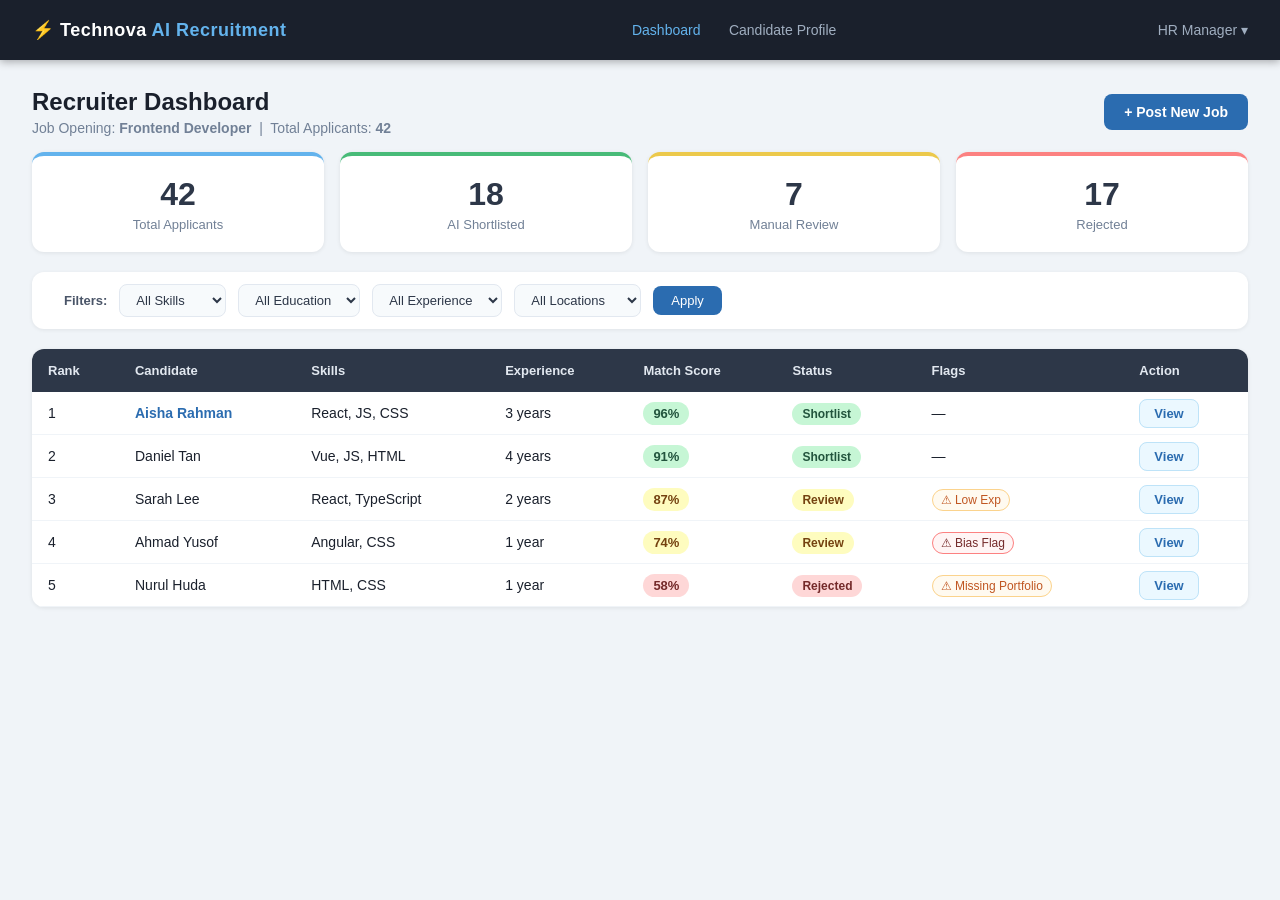
<file: index.html>
<!DOCTYPE html>
<html lang="en">
<head>
  <meta charset="UTF-8" />
  <meta name="viewport" content="width=device-width, initial-scale=1.0"/>
  <title>Technova AI Recruitment System</title>
  <link rel="stylesheet" href="style.css" />
</head>
<body>

  <!-- NAVBAR -->
  <nav class="navbar">
    <div class="nav-brand">⚡ Technova <span>AI Recruitment</span></div>
    <div class="nav-links">
      <a href="index.html" class="active">Dashboard</a>
      <a href="candidate.html">Candidate Profile</a>
    </div>
    <div class="nav-user">HR Manager ▾</div>
  </nav>

  <!-- HEADER -->
  <div class="page-header">
    <div>
      <h1>Recruiter Dashboard</h1>
      <p>Job Opening: <strong>Frontend Developer</strong> &nbsp;|&nbsp; Total Applicants: <strong>42</strong></p>
    </div>
    <button class="btn-primary">+ Post New Job</button>
  </div>

  <!-- STATS CARDS -->
  <div class="stats-row">
    <div class="stat-card">
      <div class="stat-num">42</div>
      <div class="stat-label">Total Applicants</div>
    </div>
    <div class="stat-card green">
      <div class="stat-num">18</div>
      <div class="stat-label">AI Shortlisted</div>
    </div>
    <div class="stat-card yellow">
      <div class="stat-num">7</div>
      <div class="stat-label">Manual Review</div>
    </div>
    <div class="stat-card red">
      <div class="stat-num">17</div>
      <div class="stat-label">Rejected</div>
    </div>
  </div>

  <!-- FILTERS -->
  <div class="filters-bar">
    <span class="filter-label">Filters:</span>
    <select><option>All Skills</option><option>React</option><option>Python</option><option>JavaScript</option></select>
    <select><option>All Education</option><option>Bachelor's</option><option>Master's</option><option>Diploma</option></select>
    <select><option>All Experience</option><option>0-2 years</option><option>3-5 years</option><option>5+ years</option></select>
    <select><option>All Locations</option><option>Kuala Lumpur</option><option>Selangor</option><option>Remote</option></select>
    <button class="btn-filter">Apply</button>
  </div>

  <!-- CANDIDATES TABLE -->
  <div class="table-container">
    <table>
      <thead>
        <tr>
          <th>Rank</th>
          <th>Candidate</th>
          <th>Skills</th>
          <th>Experience</th>
          <th>Match Score</th>
          <th>Status</th>
          <th>Flags</th>
          <th>Action</th>
        </tr>
      </thead>
      <tbody>
        <tr>
          <td>1</td>
          <td><a href="candidate.html" class="candidate-link">Aisha Rahman</a></td>
          <td>React, JS, CSS</td>
          <td>3 years</td>
          <td><span class="score high">96%</span></td>
          <td><span class="badge shortlist">Shortlist</span></td>
          <td>—</td>
          <td><a href="candidate.html" class="btn-view">View</a></td>
        </tr>
        <tr>
          <td>2</td>
          <td>Daniel Tan</td>
          <td>Vue, JS, HTML</td>
          <td>4 years</td>
          <td><span class="score high">91%</span></td>
          <td><span class="badge shortlist">Shortlist</span></td>
          <td>—</td>
          <td><a href="candidate.html" class="btn-view">View</a></td>
        </tr>
        <tr>
          <td>3</td>
          <td>Sarah Lee</td>
          <td>React, TypeScript</td>
          <td>2 years</td>
          <td><span class="score medium">87%</span></td>
          <td><span class="badge review">Review</span></td>
          <td><span class="flag">⚠ Low Exp</span></td>
          <td><a href="candidate.html" class="btn-view">View</a></td>
        </tr>
        <tr>
          <td>4</td>
          <td>Ahmad Yusof</td>
          <td>Angular, CSS</td>
          <td>1 year</td>
          <td><span class="score medium">74%</span></td>
          <td><span class="badge review">Review</span></td>
          <td><span class="flag bias">⚠ Bias Flag</span></td>
          <td><a href="candidate.html" class="btn-view">View</a></td>
        </tr>
        <tr>
          <td>5</td>
          <td>Nurul Huda</td>
          <td>HTML, CSS</td>
          <td>1 year</td>
          <td><span class="score low">58%</span></td>
          <td><span class="badge reject">Rejected</span></td>
          <td><span class="flag">⚠ Missing Portfolio</span></td>
          <td><a href="candidate.html" class="btn-view">View</a></td>
        </tr>
      </tbody>
    </table>
  </div>

  <script src="app.js"></script>
</body>
</html>
</file>
<file: style.css>
* { margin: 0; padding: 0; box-sizing: border-box; }
body { font-family: 'Segoe UI', sans-serif; background: #f0f4f8; color: #1a202c; }

/* NAVBAR */
.navbar {
  background: #1a202c;
  padding: 0 32px;
  height: 60px;
  display: flex;
  align-items: center;
  justify-content: space-between;
  position: sticky;
  top: 0;
  z-index: 100;
  box-shadow: 0 2px 8px rgba(0,0,0,0.3);
}
.nav-brand { color: #fff; font-size: 18px; font-weight: 700; letter-spacing: 0.5px; }
.nav-brand span { color: #63b3ed; }
.nav-links a { color: #a0aec0; text-decoration: none; margin-left: 24px; font-size: 14px; transition: color 0.2s; }
.nav-links a.active, .nav-links a:hover { color: #63b3ed; }
.nav-user { color: #a0aec0; font-size: 14px; cursor: pointer; }

/* HEADER */
.page-header {
  display: flex;
  justify-content: space-between;
  align-items: center;
  padding: 28px 32px 16px;
}
.page-header h1 { font-size: 24px; font-weight: 700; color: #1a202c; }
.page-header p { font-size: 14px; color: #718096; margin-top: 4px; }
.back-link { font-size: 13px; color: #63b3ed; text-decoration: none; display: block; margin-bottom: 6px; }
.back-link:hover { text-decoration: underline; }
.score-hero { font-size: 20px; color: #2d3748; background: #ebf8ff; padding: 12px 24px; border-radius: 12px; border: 2px solid #63b3ed; }
.score-hero strong { color: #2b6cb0; font-size: 26px; }

/* STATS */
.stats-row { display: flex; gap: 16px; padding: 0 32px 20px; }
.stat-card {
  flex: 1;
  background: #fff;
  border-radius: 12px;
  padding: 20px;
  text-align: center;
  box-shadow: 0 1px 4px rgba(0,0,0,0.08);
  border-top: 4px solid #63b3ed;
}
.stat-card.green { border-color: #48bb78; }
.stat-card.yellow { border-color: #ecc94b; }
.stat-card.red { border-color: #fc8181; }
.stat-num { font-size: 32px; font-weight: 700; color: #2d3748; }
.stat-label { font-size: 13px; color: #718096; margin-top: 4px; }

/* FILTERS */
.filters-bar {
  display: flex;
  align-items: center;
  gap: 12px;
  padding: 12px 32px;
  background: #fff;
  border-radius: 12px;
  margin: 0 32px 20px;
  box-shadow: 0 1px 4px rgba(0,0,0,0.07);
  flex-wrap: wrap;
}
.filter-label { font-size: 13px; font-weight: 600; color: #4a5568; }
.filters-bar select {
  padding: 7px 12px;
  border-radius: 8px;
  border: 1px solid #e2e8f0;
  font-size: 13px;
  background: #f7fafc;
  color: #2d3748;
  cursor: pointer;
}
.btn-filter {
  padding: 7px 18px;
  background: #2b6cb0;
  color: #fff;
  border: none;
  border-radius: 8px;
  cursor: pointer;
  font-size: 13px;
}
.btn-filter:hover { background: #2c5282; }

/* TABLE */
.table-container {
  margin: 0 32px 32px;
  background: #fff;
  border-radius: 12px;
  overflow: hidden;
  box-shadow: 0 1px 4px rgba(0,0,0,0.08);
}
table { width: 100%; border-collapse: collapse; }
thead { background: #2d3748; color: #e2e8f0; }
th { padding: 14px 16px; font-size: 13px; text-align: left; font-weight: 600; }
td { padding: 13px 16px; font-size: 14px; border-bottom: 1px solid #f0f4f8; }
tr:hover td { background: #f7fafc; }
.candidate-link { color: #2b6cb0; text-decoration: none; font-weight: 600; }
.candidate-link:hover { text-decoration: underline; }

/* SCORES */
.score { padding: 4px 10px; border-radius: 20px; font-size: 13px; font-weight: 700; }
.score.high { background: #c6f6d5; color: #22543d; }
.score.medium { background: #fefcbf; color: #744210; }
.score.low { background: #fed7d7; color: #742a2a; }

/* BADGES */
.badge { padding: 4px 10px; border-radius: 20px; font-size: 12px; font-weight: 600; }
.badge.shortlist { background: #c6f6d5; color: #22543d; }
.badge.review { background: #fefcbf; color: #744210; }
.badge.reject { background: #fed7d7; color: #742a2a; }

/* FLAGS */
.flag { font-size: 12px; color: #c05621; background: #fffaf0; padding: 3px 8px; border-radius: 12px; border: 1px solid #fbd38d; }
.flag.bias { color: #742a2a; background: #fff5f5; border-color: #fc8181; }

/* VIEW BTN */
.btn-view {
  padding: 6px 14px;
  background: #ebf8ff;
  color: #2b6cb0;
  border-radius: 8px;
  font-size: 13px;
  font-weight: 600;
  text-decoration: none;
  border: 1px solid #bee3f8;
  transition: all 0.2s;
}
.btn-view:hover { background: #bee3f8; }

/* PROFILE GRID */
.profile-grid { display: grid; grid-template-columns: 1fr 2fr; gap: 20px; padding: 0 32px 32px; }
.profile-left { display: flex; flex-direction: column; gap: 20px; }
.profile-right { display: flex; flex-direction: column; gap: 20px; }

/* CARD */
.card { background: #fff; border-radius: 12px; padding: 24px; box-shadow: 0 1px 4px rgba(0,0,0,0.08); }
.card-title { font-size: 15px; font-weight: 700; color: #2d3748; margin-bottom: 16px; border-bottom: 1px solid #e2e8f0; padding-bottom: 10px; }

/* AVATAR */
.profile-avatar { width: 64px; height: 64px; border-radius: 50%; background: #2b6cb0; color: #fff; font-size: 22px; font-weight: 700; display: flex; align-items: center; justify-content: center; margin: 0 auto 12px; }
.profile-name { text-align: center; font-size: 18px; font-weight: 700; color: #1a202c; margin-bottom: 12px; }
.profile-meta { font-size: 13px; color: #718096; padding: 5px 0; border-bottom: 1px solid #f7fafc; }

/* SKILLS */
.skills-wrap { display: flex; flex-wrap: wrap; gap: 8px; }
.skill-tag { padding: 5px 12px; border-radius: 20px; font-size: 13px; font-weight: 600; }
.skill-tag.match { background: #c6f6d5; color: #22543d; }
.skill-tag.partial { background: #fefcbf; color: #744210; }
.skill-tag.missing { background: #fed7d7; color: #742a2a; }

/* SCORE BARS */
.score-bar-wrap { margin-bottom: 14px; }
.score-bar-label { font-size: 13px; color: #4a5568; margin-bottom: 6px; font-weight: 500; }
.score-bar-track { background: #e2e8f0; border-radius: 20px; height: 22px; overflow: hidden; }
.score-bar-fill { height: 100%; background: #3182ce; border-radius: 20px; display: flex; align-items: center; justify-content: flex-end; padding-right: 10px; color: #fff; font-size: 12px; font-weight: 700; transition: width 1s ease; }
.score-bar-fill.green { background: #48bb78; }
.score-bar-fill.yellow { background: #ecc94b; color: #744210; }

/* AI EXPLANATION */
.ai-explanation { background: #ebf8ff; border-left: 4px solid #3182ce; padding: 14px; border-radius: 8px; font-size: 13px; color: #2d3748; margin-top: 14px; line-height: 1.6; }

/* MISSING LIST */
.missing-list { padding-left: 18px; }
.missing-list li { font-size: 13px; color: #c05621; padding: 5px 0; }

/* NOTES */
.notes-input { width: 100%; min-height: 80px; padding: 12px; border: 1px solid #e2e8f0; border-radius: 8px; font-size: 13px; color: #2d3748; resize: vertical; margin-bottom: 14px; }

/* DECISION BTNS */
.decision-btns { display: flex; gap: 10px; flex-wrap: wrap; }
.btn-primary { padding: 10px 20px; background: #2b6cb0; color: #fff; border: none; border-radius: 8px; cursor: pointer; font-size: 14px; font-weight: 600; transition: background 0.2s; }
.btn-primary:hover { background: #2c5282; }
.btn-review { padding: 10px 20px; background: #ecc94b; color: #744210; border: none; border-radius: 8px; cursor: pointer; font-size: 14px; font-weight: 600; }
.btn-review:hover { background: #d69e2e; color: #fff; }
.btn-reject { padding: 10px 20px; background: #fc8181; color: #742a2a; border: none; border-radius: 8px; cursor: pointer; font-size: 14px; font-weight: 600; }
.btn-reject:hover { background: #e53e3e; color: #fff; }
.decision-msg { margin-top: 12px; font-size: 14px; font-weight: 600; padding: 10px 14px; border-radius: 8px; display: none; }
</file>
